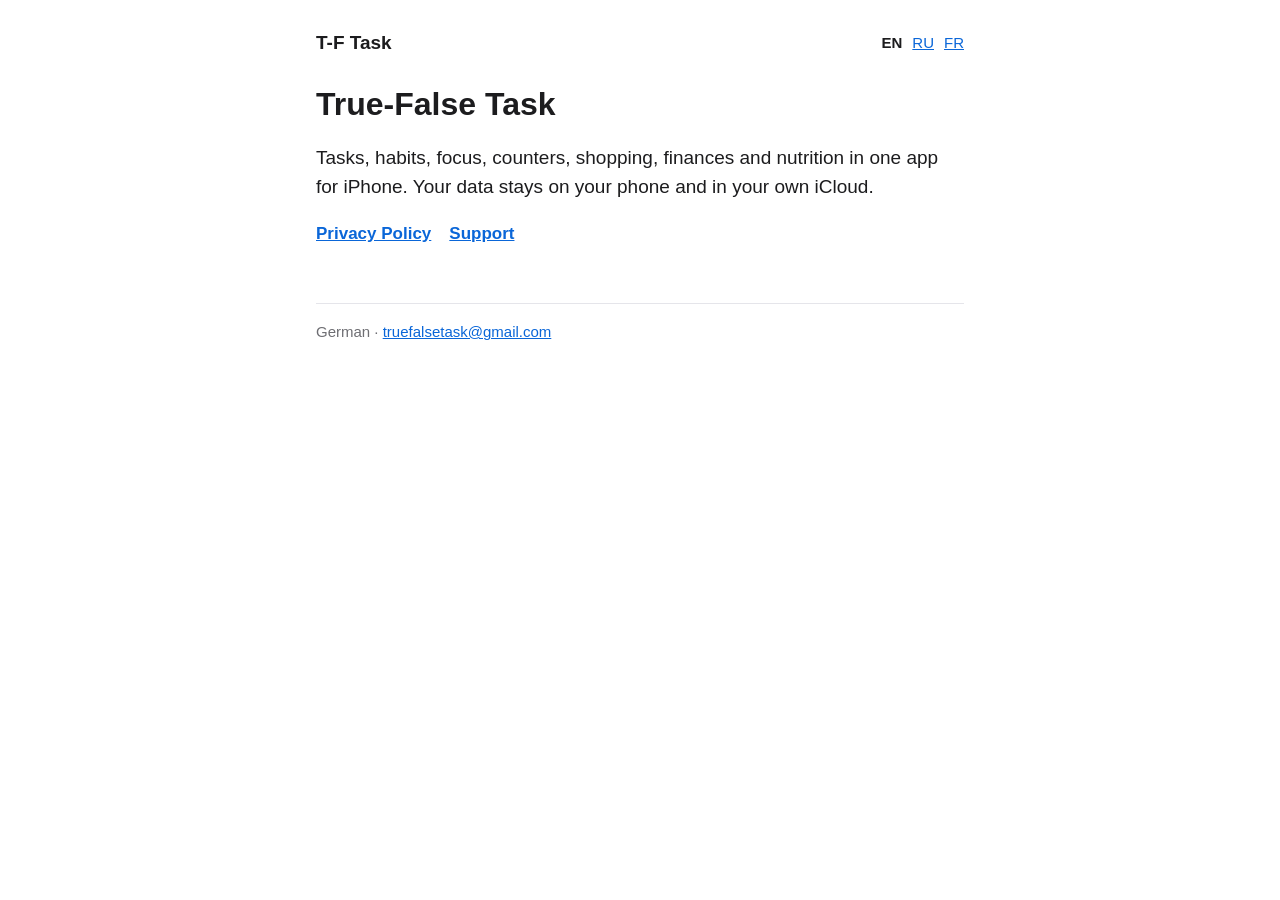
<file: index.html>
<!doctype html>
<html lang="en">
<head>
<meta charset="utf-8">
<meta name="viewport" content="width=device-width, initial-scale=1">
<title>T-F Task</title>
<link rel="stylesheet" href="style.css">
</head>
<body>
<main>
<header>
  <a class="brand" href="./">T-F Task</a>
  <nav class="langs"><span>EN</span><a href="ru/">RU</a><a href="fr/">FR</a></nav>
</header>

<h1>True-False Task</h1>
<p class="lead">Tasks, habits, focus, counters, shopping, finances and nutrition in one app for iPhone. Your data stays on your phone and in your own iCloud.</p>

<p class="links"><a href="privacy/">Privacy Policy</a><a href="support/">Support</a></p>

<footer>German · <a href="mailto:truefalsetask@gmail.com">truefalsetask@gmail.com</a></footer>
</main>
</body>
</html>
</file>
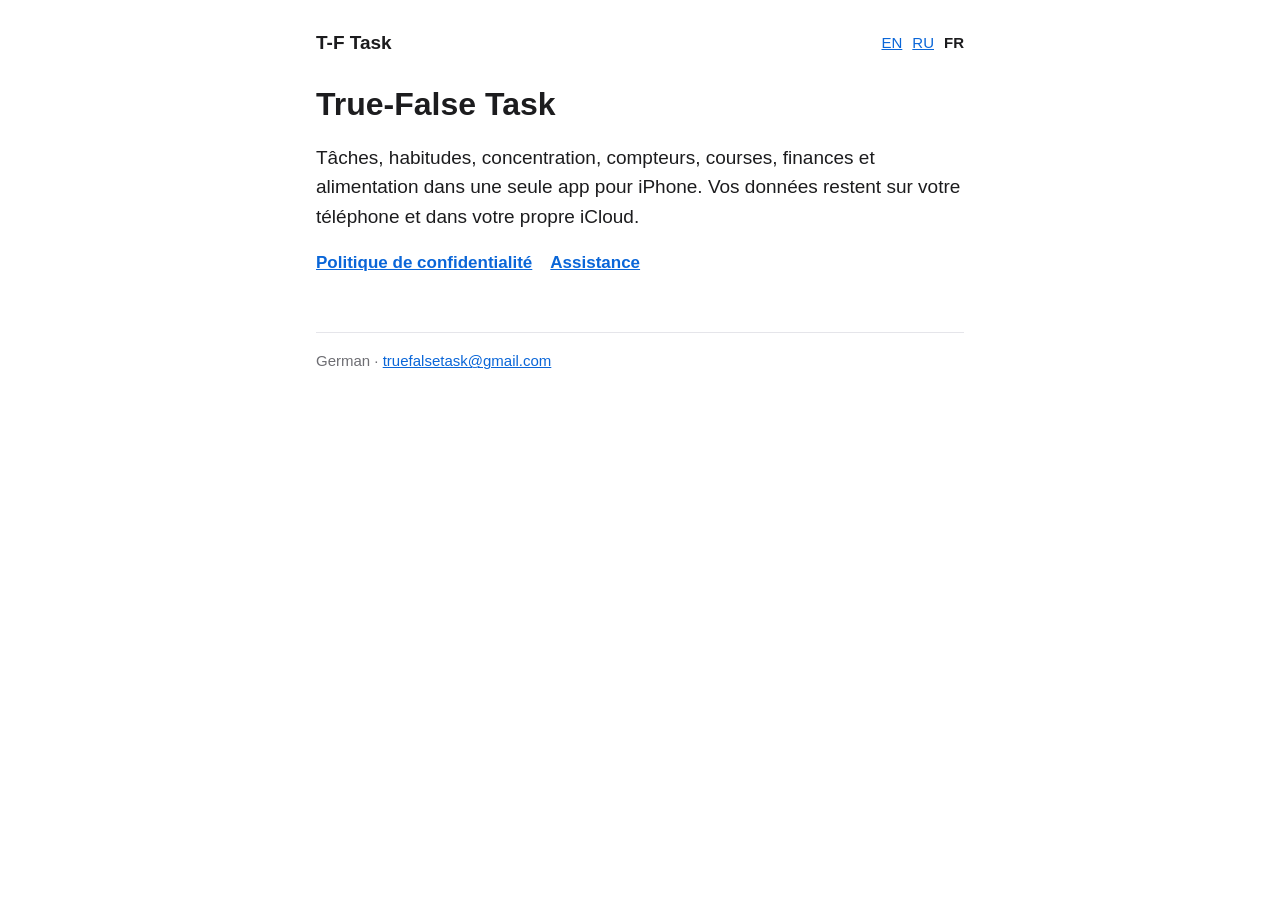
<file: fr/index.html>
<!doctype html>
<html lang="fr">
<head>
<meta charset="utf-8">
<meta name="viewport" content="width=device-width, initial-scale=1">
<title>T-F Task</title>
<link rel="stylesheet" href="../style.css">
</head>
<body>
<main>
<header>
  <a class="brand" href="./">T-F Task</a>
  <nav class="langs"><a href="../">EN</a><a href="../ru/">RU</a><span>FR</span></nav>
</header>

<h1>True-False Task</h1>
<p class="lead">Tâches, habitudes, concentration, compteurs, courses, finances et alimentation dans une seule app pour iPhone. Vos données restent sur votre téléphone et dans votre propre iCloud.</p>

<p class="links"><a href="privacy/">Politique de confidentialité</a><a href="support/">Assistance</a></p>

<footer>German · <a href="mailto:truefalsetask@gmail.com">truefalsetask@gmail.com</a></footer>
</main>
</body>
</html>
</file>
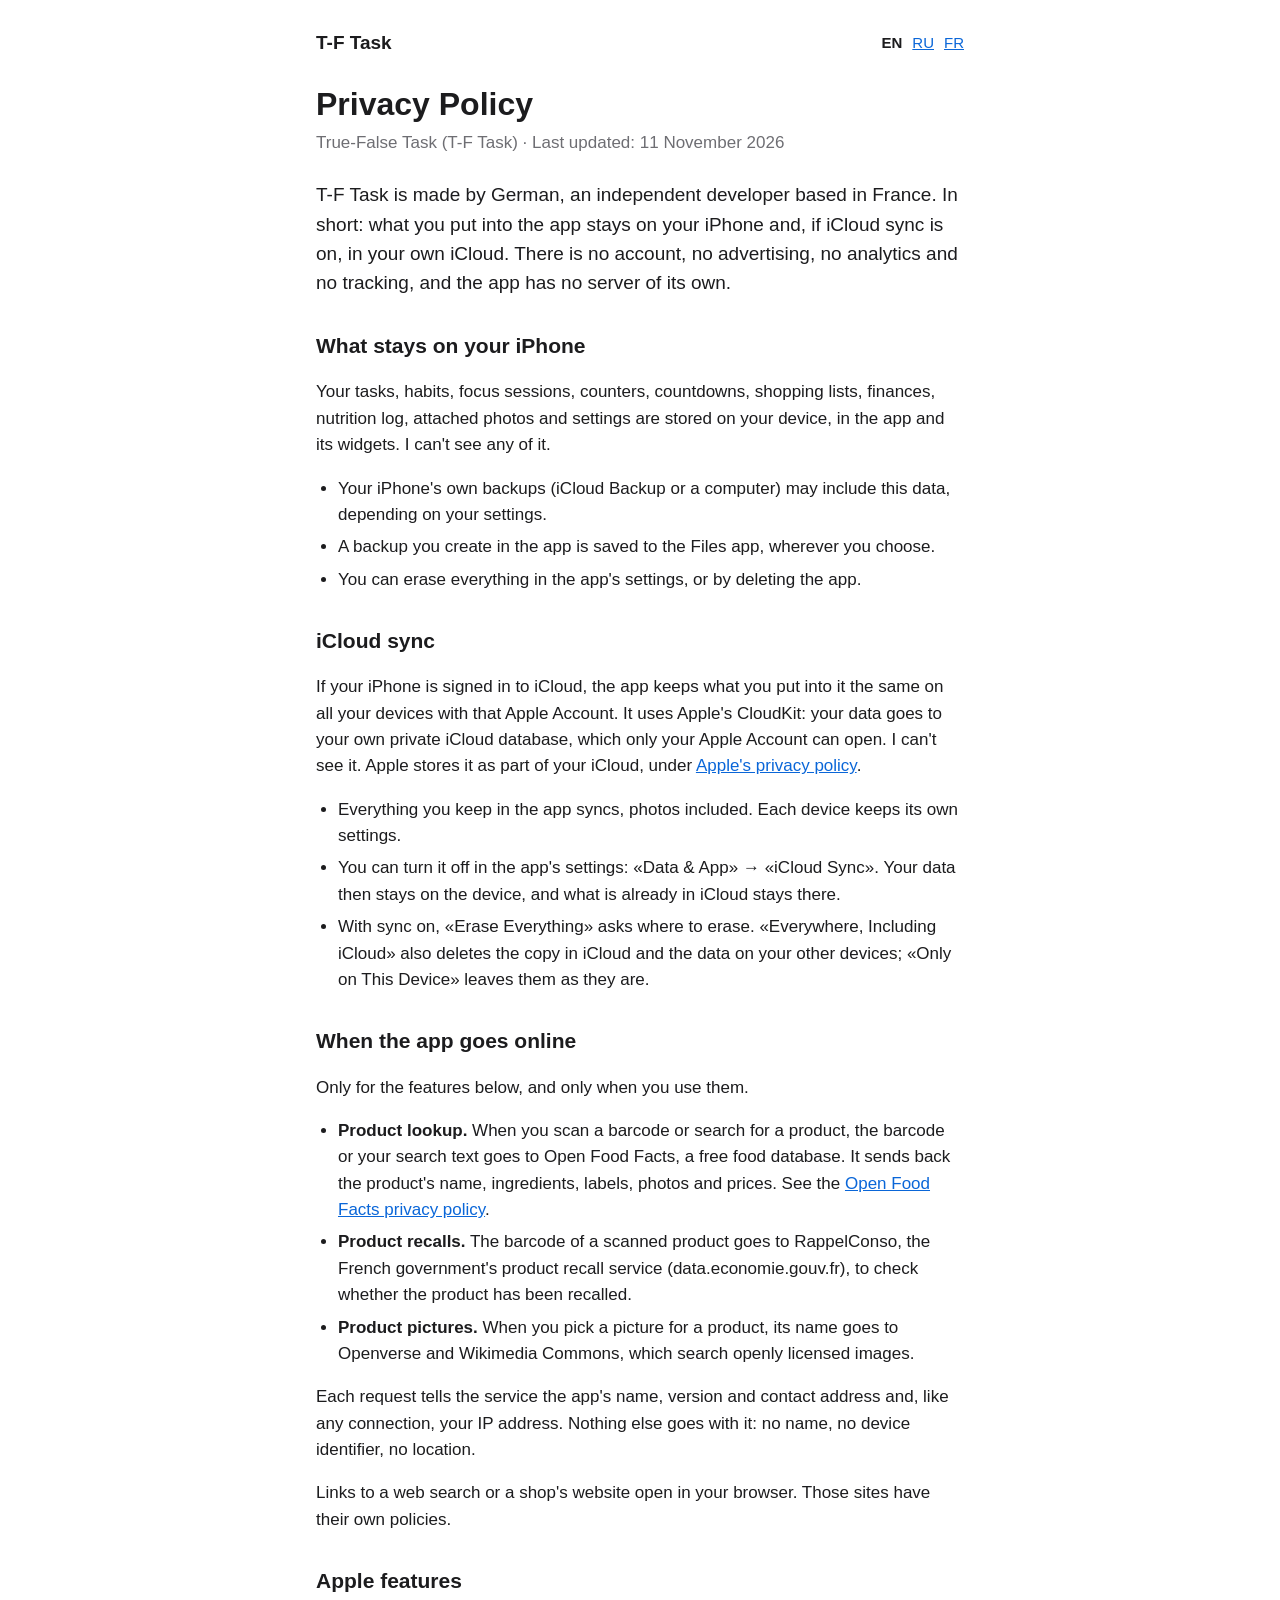
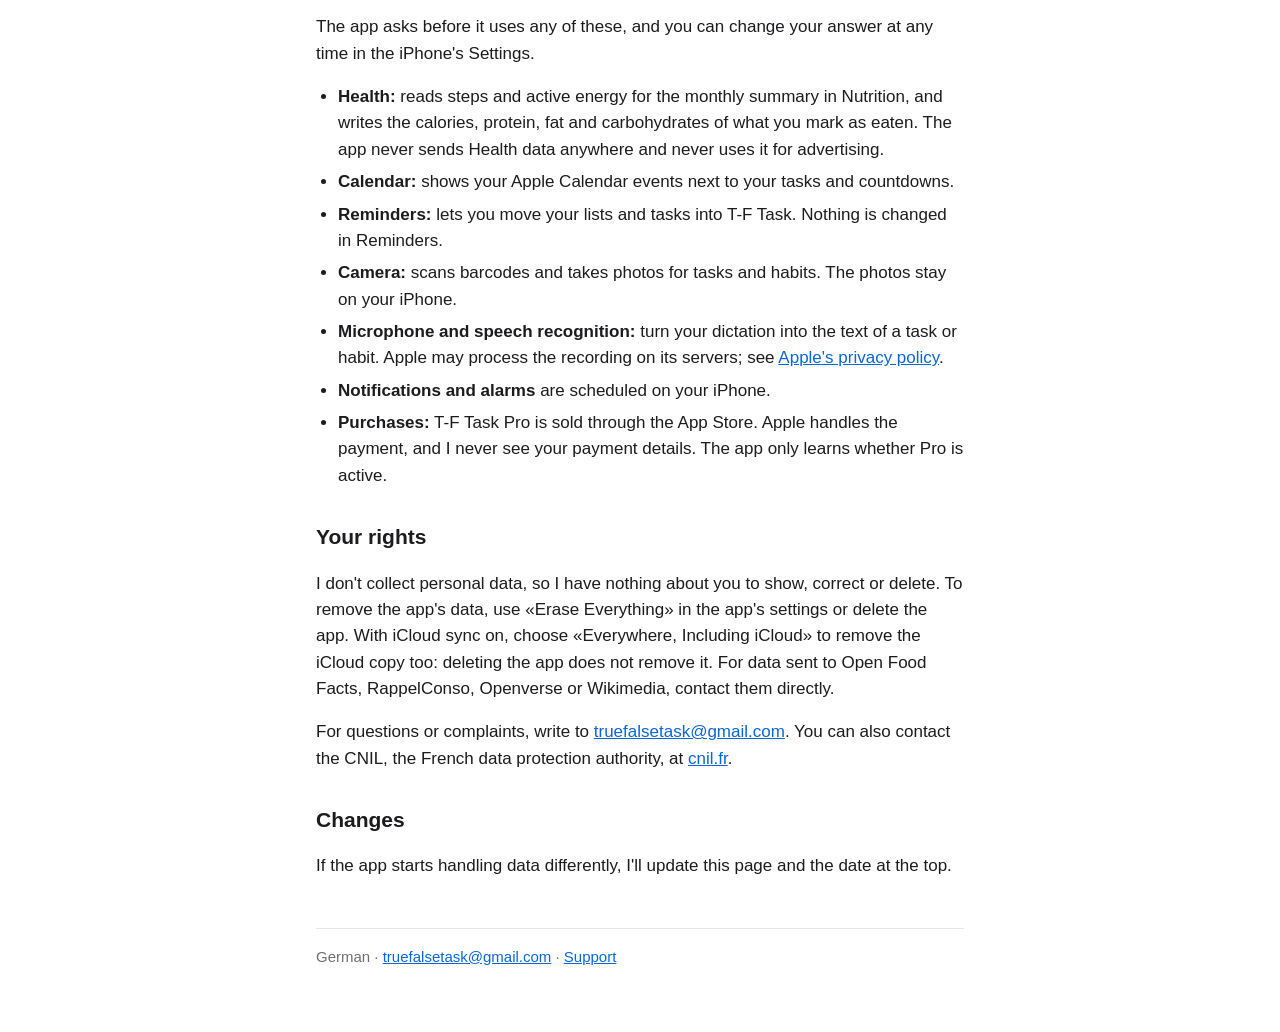
<file: privacy/index.html>
<!doctype html>
<html lang="en">
<head>
<meta charset="utf-8">
<meta name="viewport" content="width=device-width, initial-scale=1">
<title>Privacy Policy · T-F Task</title>
<link rel="stylesheet" href="../style.css">
</head>
<body>
<main>
<header>
  <a class="brand" href="../">T-F Task</a>
  <nav class="langs"><span>EN</span><a href="../ru/privacy/">RU</a><a href="../fr/privacy/">FR</a></nav>
</header>

<h1>Privacy Policy</h1>
<p class="date">True-False Task (T-F Task) · Last updated: 11 November 2026</p>

<p class="lead">T-F Task is made by German, an independent developer based in France. In short: what you put into the app stays on your iPhone and, if iCloud sync is on, in your own iCloud. There is no account, no advertising, no analytics and no tracking, and the app has no server of its own.</p>

<h2>What stays on your iPhone</h2>
<p>Your tasks, habits, focus sessions, counters, countdowns, shopping lists, finances, nutrition log, attached photos and settings are stored on your device, in the app and its widgets. I can't see any of it.</p>
<ul>
  <li>Your iPhone's own backups (iCloud Backup or a computer) may include this data, depending on your settings.</li>
  <li>A backup you create in the app is saved to the Files app, wherever you choose.</li>
  <li>You can erase everything in the app's settings, or by deleting the app.</li>
</ul>

<h2>iCloud sync</h2>
<p>If your iPhone is signed in to iCloud, the app keeps what you put into it the same on all your devices with that Apple Account. It uses Apple's CloudKit: your data goes to your own private iCloud database, which only your Apple Account can open. I can't see it. Apple stores it as part of your iCloud, under <a href="https://www.apple.com/legal/privacy/">Apple's privacy policy</a>.</p>
<ul>
  <li>Everything you keep in the app syncs, photos included. Each device keeps its own settings.</li>
  <li>You can turn it off in the app's settings: «Data &amp; App» → «iCloud Sync». Your data then stays on the device, and what is already in iCloud stays there.</li>
  <li>With sync on, «Erase Everything» asks where to erase. «Everywhere, Including iCloud» also deletes the copy in iCloud and the data on your other devices; «Only on This Device» leaves them as they are.</li>
</ul>

<h2>When the app goes online</h2>
<p>Only for the features below, and only when you use them.</p>
<ul>
  <li><strong>Product lookup.</strong> When you scan a barcode or search for a product, the barcode or your search text goes to Open Food Facts, a free food database. It sends back the product's name, ingredients, labels, photos and prices. See the <a href="https://world.openfoodfacts.org/privacy">Open Food Facts privacy policy</a>.</li>
  <li><strong>Product recalls.</strong> The barcode of a scanned product goes to RappelConso, the French government's product recall service (data.economie.gouv.fr), to check whether the product has been recalled.</li>
  <li><strong>Product pictures.</strong> When you pick a picture for a product, its name goes to Openverse and Wikimedia Commons, which search openly licensed images.</li>
</ul>
<p>Each request tells the service the app's name, version and contact address and, like any connection, your IP address. Nothing else goes with it: no name, no device identifier, no location.</p>
<p>Links to a web search or a shop's website open in your browser. Those sites have their own policies.</p>

<h2>Apple features</h2>
<p>The app asks before it uses any of these, and you can change your answer at any time in the iPhone's Settings.</p>
<ul>
  <li><strong>Health:</strong> reads steps and active energy for the monthly summary in Nutrition, and writes the calories, protein, fat and carbohydrates of what you mark as eaten. The app never sends Health data anywhere and never uses it for advertising.</li>
  <li><strong>Calendar:</strong> shows your Apple Calendar events next to your tasks and countdowns.</li>
  <li><strong>Reminders:</strong> lets you move your lists and tasks into T-F Task. Nothing is changed in Reminders.</li>
  <li><strong>Camera:</strong> scans barcodes and takes photos for tasks and habits. The photos stay on your iPhone.</li>
  <li><strong>Microphone and speech recognition:</strong> turn your dictation into the text of a task or habit. Apple may process the recording on its servers; see <a href="https://www.apple.com/legal/privacy/">Apple's privacy policy</a>.</li>
  <li><strong>Notifications and alarms</strong> are scheduled on your iPhone.</li>
  <li><strong>Purchases:</strong> T-F Task Pro is sold through the App Store. Apple handles the payment, and I never see your payment details. The app only learns whether Pro is active.</li>
</ul>

<h2>Your rights</h2>
<p>I don't collect personal data, so I have nothing about you to show, correct or delete. To remove the app's data, use «Erase Everything» in the app's settings or delete the app. With iCloud sync on, choose «Everywhere, Including iCloud» to remove the iCloud copy too: deleting the app does not remove it. For data sent to Open Food Facts, RappelConso, Openverse or Wikimedia, contact them directly.</p>
<p>For questions or complaints, write to <a href="mailto:truefalsetask@gmail.com">truefalsetask@gmail.com</a>. You can also contact the CNIL, the French data protection authority, at <a href="https://www.cnil.fr/en">cnil.fr</a>.</p>

<h2>Changes</h2>
<p>If the app starts handling data differently, I'll update this page and the date at the top.</p>

<footer>German · <a href="mailto:truefalsetask@gmail.com">truefalsetask@gmail.com</a> · <a href="../support/">Support</a></footer>
</main>
</body>
</html>
</file>
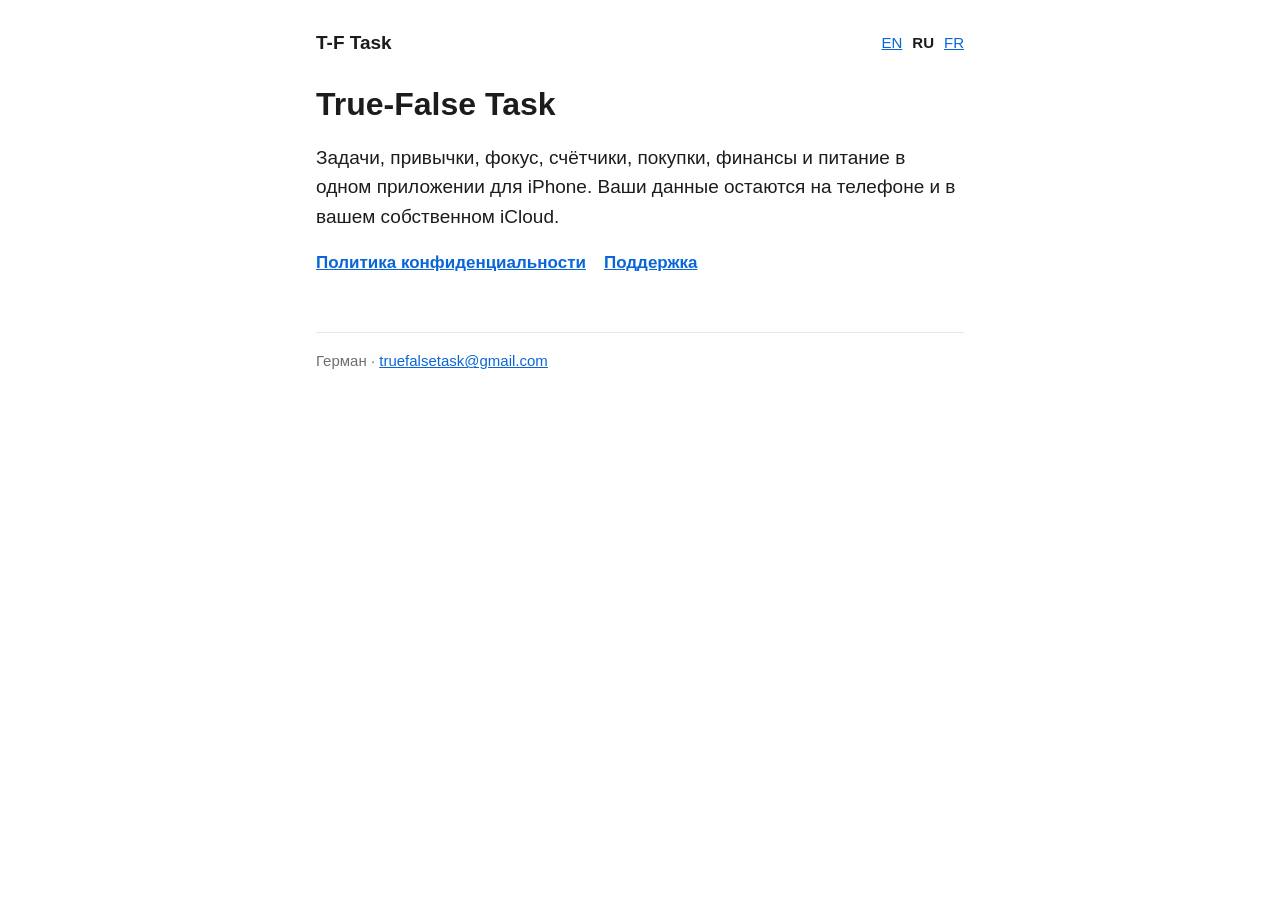
<file: ru/index.html>
<!doctype html>
<html lang="ru">
<head>
<meta charset="utf-8">
<meta name="viewport" content="width=device-width, initial-scale=1">
<title>T-F Task</title>
<link rel="stylesheet" href="../style.css">
</head>
<body>
<main>
<header>
  <a class="brand" href="./">T-F Task</a>
  <nav class="langs"><a href="../">EN</a><span>RU</span><a href="../fr/">FR</a></nav>
</header>

<h1>True-False Task</h1>
<p class="lead">Задачи, привычки, фокус, счётчики, покупки, финансы и питание в одном приложении для iPhone. Ваши данные остаются на телефоне и в вашем собственном iCloud.</p>

<p class="links"><a href="privacy/">Политика конфиденциальности</a><a href="support/">Поддержка</a></p>

<footer>Герман · <a href="mailto:truefalsetask@gmail.com">truefalsetask@gmail.com</a></footer>
</main>
</body>
</html>
</file>
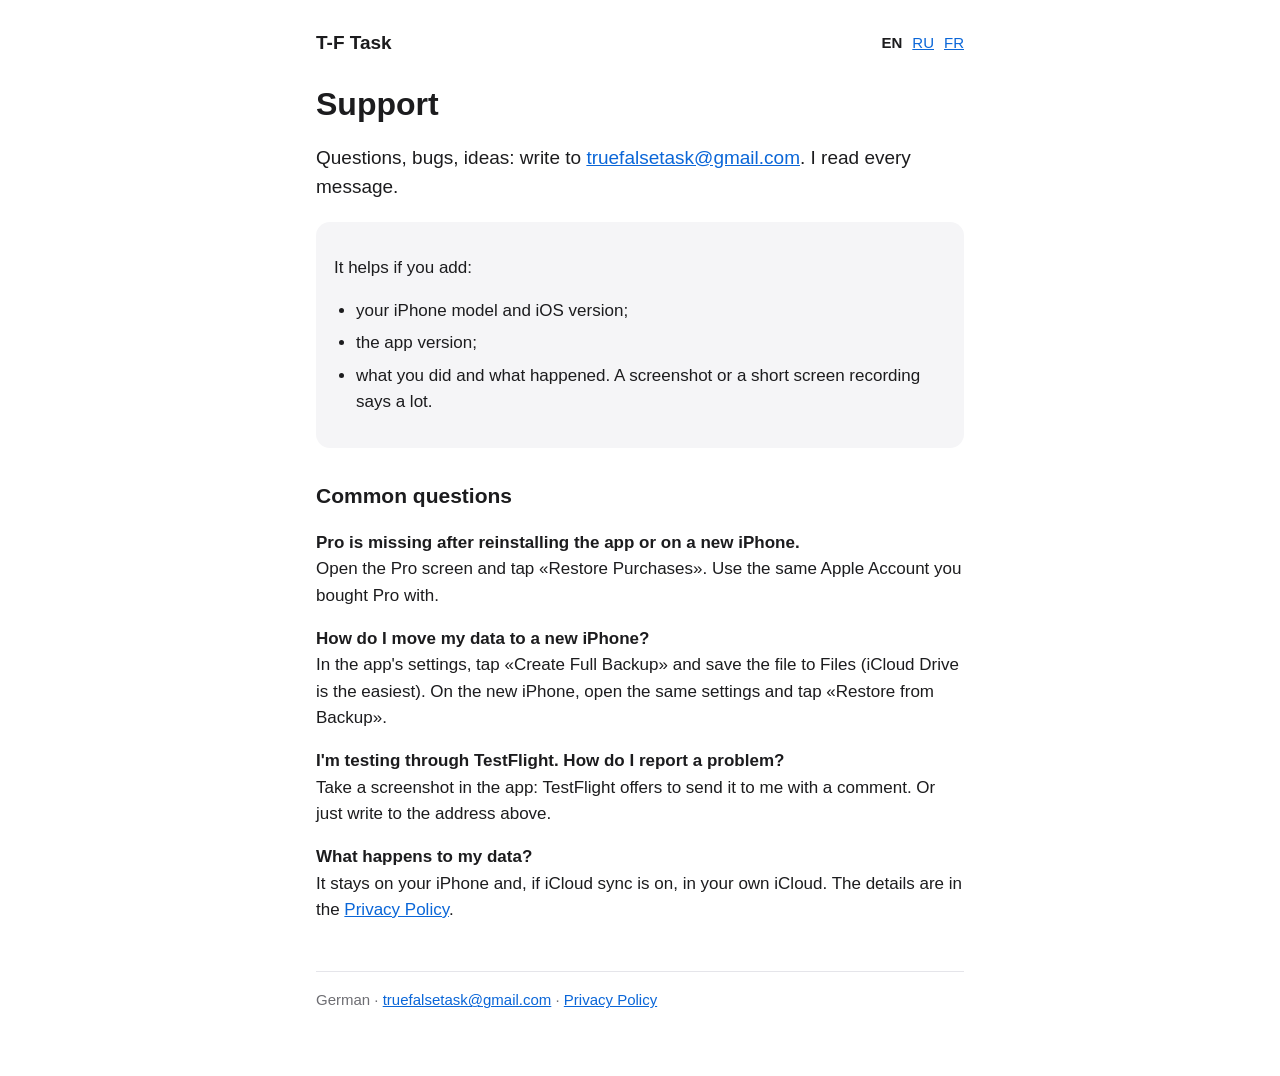
<file: support/index.html>
<!doctype html>
<html lang="en">
<head>
<meta charset="utf-8">
<meta name="viewport" content="width=device-width, initial-scale=1">
<title>Support · T-F Task</title>
<link rel="stylesheet" href="../style.css">
</head>
<body>
<main>
<header>
  <a class="brand" href="../">T-F Task</a>
  <nav class="langs"><span>EN</span><a href="../ru/support/">RU</a><a href="../fr/support/">FR</a></nav>
</header>

<h1>Support</h1>
<p class="lead">Questions, bugs, ideas: write to <a href="mailto:truefalsetask@gmail.com">truefalsetask@gmail.com</a>. I read every message.</p>

<div class="card">
  <p>It helps if you add:</p>
  <ul>
    <li>your iPhone model and iOS version;</li>
    <li>the app version;</li>
    <li>what you did and what happened. A screenshot or a short screen recording says a lot.</li>
  </ul>
</div>

<h2>Common questions</h2>
<p><strong>Pro is missing after reinstalling the app or on a new iPhone.</strong><br>
Open the Pro screen and tap «Restore Purchases». Use the same Apple Account you bought Pro with.</p>

<p><strong>How do I move my data to a new iPhone?</strong><br>
In the app's settings, tap «Create Full Backup» and save the file to Files (iCloud Drive is the easiest). On the new iPhone, open the same settings and tap «Restore from Backup».</p>

<p><strong>I'm testing through TestFlight. How do I report a problem?</strong><br>
Take a screenshot in the app: TestFlight offers to send it to me with a comment. Or just write to the address above.</p>

<p><strong>What happens to my data?</strong><br>
It stays on your iPhone and, if iCloud sync is on, in your own iCloud. The details are in the <a href="../privacy/">Privacy Policy</a>.</p>

<footer>German · <a href="mailto:truefalsetask@gmail.com">truefalsetask@gmail.com</a> · <a href="../privacy/">Privacy Policy</a></footer>
</main>
</body>
</html>
</file>
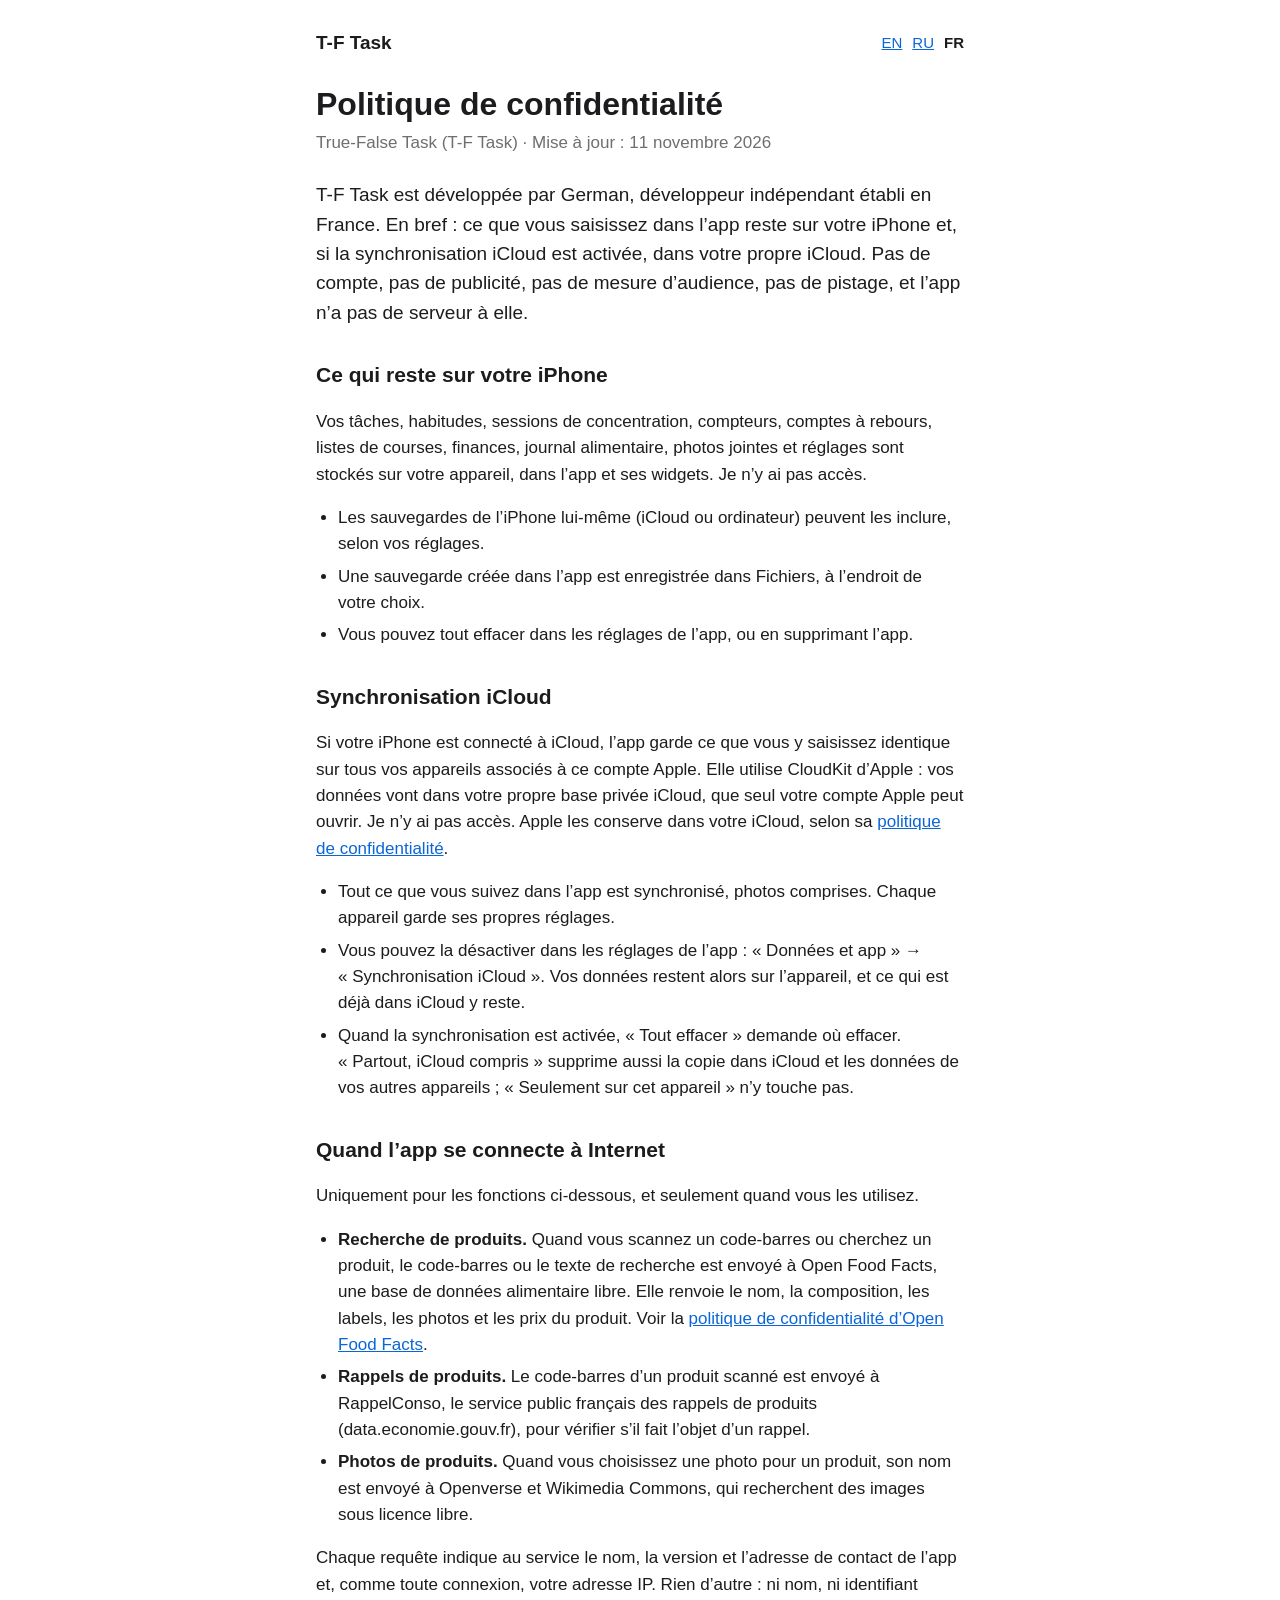
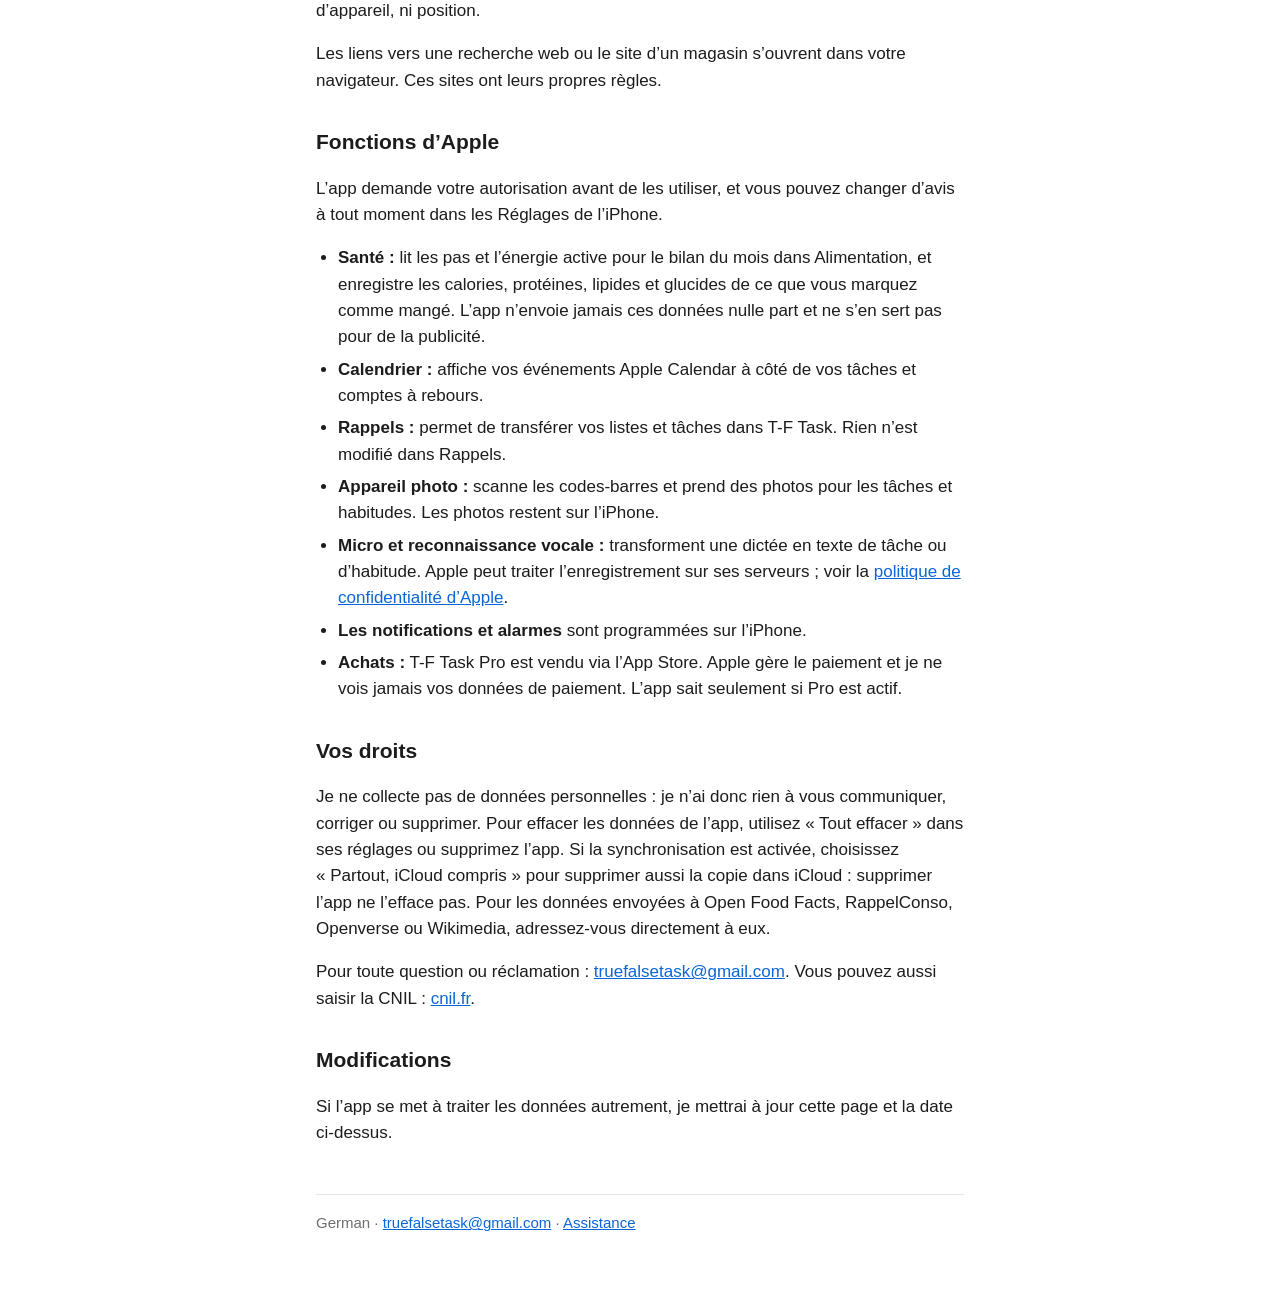
<file: fr/privacy/index.html>
<!doctype html>
<html lang="fr">
<head>
<meta charset="utf-8">
<meta name="viewport" content="width=device-width, initial-scale=1">
<title>Politique de confidentialité · T-F Task</title>
<link rel="stylesheet" href="../../style.css">
</head>
<body>
<main>
<header>
  <a class="brand" href="../">T-F Task</a>
  <nav class="langs"><a href="../../privacy/">EN</a><a href="../../ru/privacy/">RU</a><span>FR</span></nav>
</header>

<h1>Politique de confidentialité</h1>
<p class="date">True-False Task (T-F Task) · Mise à jour&nbsp;: 11&nbsp;novembre 2026</p>

<p class="lead">T-F Task est développée par German, développeur indépendant établi en France. En bref&nbsp;: ce que vous saisissez dans l’app reste sur votre iPhone et, si la synchronisation iCloud est activée, dans votre propre iCloud. Pas de compte, pas de publicité, pas de mesure d’audience, pas de pistage, et l’app n’a pas de serveur à elle.</p>

<h2>Ce qui reste sur votre iPhone</h2>
<p>Vos tâches, habitudes, sessions de concentration, compteurs, comptes à rebours, listes de courses, finances, journal alimentaire, photos jointes et réglages sont stockés sur votre appareil, dans l’app et ses widgets. Je n’y ai pas accès.</p>
<ul>
  <li>Les sauvegardes de l’iPhone lui-même (iCloud ou ordinateur) peuvent les inclure, selon vos réglages.</li>
  <li>Une sauvegarde créée dans l’app est enregistrée dans Fichiers, à l’endroit de votre choix.</li>
  <li>Vous pouvez tout effacer dans les réglages de l’app, ou en supprimant l’app.</li>
</ul>

<h2>Synchronisation iCloud</h2>
<p>Si votre iPhone est connecté à iCloud, l’app garde ce que vous y saisissez identique sur tous vos appareils associés à ce compte Apple. Elle utilise CloudKit d’Apple&nbsp;: vos données vont dans votre propre base privée iCloud, que seul votre compte Apple peut ouvrir. Je n’y ai pas accès. Apple les conserve dans votre iCloud, selon sa <a href="https://www.apple.com/fr/legal/privacy/">politique de confidentialité</a>.</p>
<ul>
  <li>Tout ce que vous suivez dans l’app est synchronisé, photos comprises. Chaque appareil garde ses propres réglages.</li>
  <li>Vous pouvez la désactiver dans les réglages de l’app&nbsp;: «&nbsp;Données et app&nbsp;» → «&nbsp;Synchronisation iCloud&nbsp;». Vos données restent alors sur l’appareil, et ce qui est déjà dans iCloud y reste.</li>
  <li>Quand la synchronisation est activée, «&nbsp;Tout effacer&nbsp;» demande où effacer. «&nbsp;Partout, iCloud compris&nbsp;» supprime aussi la copie dans iCloud et les données de vos autres appareils&nbsp;; «&nbsp;Seulement sur cet appareil&nbsp;» n’y touche pas.</li>
</ul>

<h2>Quand l’app se connecte à Internet</h2>
<p>Uniquement pour les fonctions ci-dessous, et seulement quand vous les utilisez.</p>
<ul>
  <li><strong>Recherche de produits.</strong> Quand vous scannez un code-barres ou cherchez un produit, le code-barres ou le texte de recherche est envoyé à Open Food Facts, une base de données alimentaire libre. Elle renvoie le nom, la composition, les labels, les photos et les prix du produit. Voir la <a href="https://world.openfoodfacts.org/privacy">politique de confidentialité d’Open Food Facts</a>.</li>
  <li><strong>Rappels de produits.</strong> Le code-barres d’un produit scanné est envoyé à RappelConso, le service public français des rappels de produits (data.economie.gouv.fr), pour vérifier s’il fait l’objet d’un rappel.</li>
  <li><strong>Photos de produits.</strong> Quand vous choisissez une photo pour un produit, son nom est envoyé à Openverse et Wikimedia Commons, qui recherchent des images sous licence libre.</li>
</ul>
<p>Chaque requête indique au service le nom, la version et l’adresse de contact de l’app et, comme toute connexion, votre adresse IP. Rien d’autre&nbsp;: ni nom, ni identifiant d’appareil, ni position.</p>
<p>Les liens vers une recherche web ou le site d’un magasin s’ouvrent dans votre navigateur. Ces sites ont leurs propres règles.</p>

<h2>Fonctions d’Apple</h2>
<p>L’app demande votre autorisation avant de les utiliser, et vous pouvez changer d’avis à tout moment dans les Réglages de l’iPhone.</p>
<ul>
  <li><strong>Santé&nbsp;:</strong> lit les pas et l’énergie active pour le bilan du mois dans Alimentation, et enregistre les calories, protéines, lipides et glucides de ce que vous marquez comme mangé. L’app n’envoie jamais ces données nulle part et ne s’en sert pas pour de la publicité.</li>
  <li><strong>Calendrier&nbsp;:</strong> affiche vos événements Apple Calendar à côté de vos tâches et comptes à rebours.</li>
  <li><strong>Rappels&nbsp;:</strong> permet de transférer vos listes et tâches dans T-F Task. Rien n’est modifié dans Rappels.</li>
  <li><strong>Appareil photo&nbsp;:</strong> scanne les codes-barres et prend des photos pour les tâches et habitudes. Les photos restent sur l’iPhone.</li>
  <li><strong>Micro et reconnaissance vocale&nbsp;:</strong> transforment une dictée en texte de tâche ou d’habitude. Apple peut traiter l’enregistrement sur ses serveurs&nbsp;; voir la <a href="https://www.apple.com/fr/legal/privacy/">politique de confidentialité d’Apple</a>.</li>
  <li><strong>Les notifications et alarmes</strong> sont programmées sur l’iPhone.</li>
  <li><strong>Achats&nbsp;:</strong> T-F Task Pro est vendu via l’App Store. Apple gère le paiement et je ne vois jamais vos données de paiement. L’app sait seulement si Pro est actif.</li>
</ul>

<h2>Vos droits</h2>
<p>Je ne collecte pas de données personnelles&nbsp;: je n’ai donc rien à vous communiquer, corriger ou supprimer. Pour effacer les données de l’app, utilisez «&nbsp;Tout effacer&nbsp;» dans ses réglages ou supprimez l’app. Si la synchronisation est activée, choisissez «&nbsp;Partout, iCloud compris&nbsp;» pour supprimer aussi la copie dans iCloud&nbsp;: supprimer l’app ne l’efface pas. Pour les données envoyées à Open Food Facts, RappelConso, Openverse ou Wikimedia, adressez-vous directement à eux.</p>
<p>Pour toute question ou réclamation&nbsp;: <a href="mailto:truefalsetask@gmail.com">truefalsetask@gmail.com</a>. Vous pouvez aussi saisir la CNIL&nbsp;: <a href="https://www.cnil.fr">cnil.fr</a>.</p>

<h2>Modifications</h2>
<p>Si l’app se met à traiter les données autrement, je mettrai à jour cette page et la date ci-dessus.</p>

<footer>German · <a href="mailto:truefalsetask@gmail.com">truefalsetask@gmail.com</a> · <a href="../support/">Assistance</a></footer>
</main>
</body>
</html>
</file>
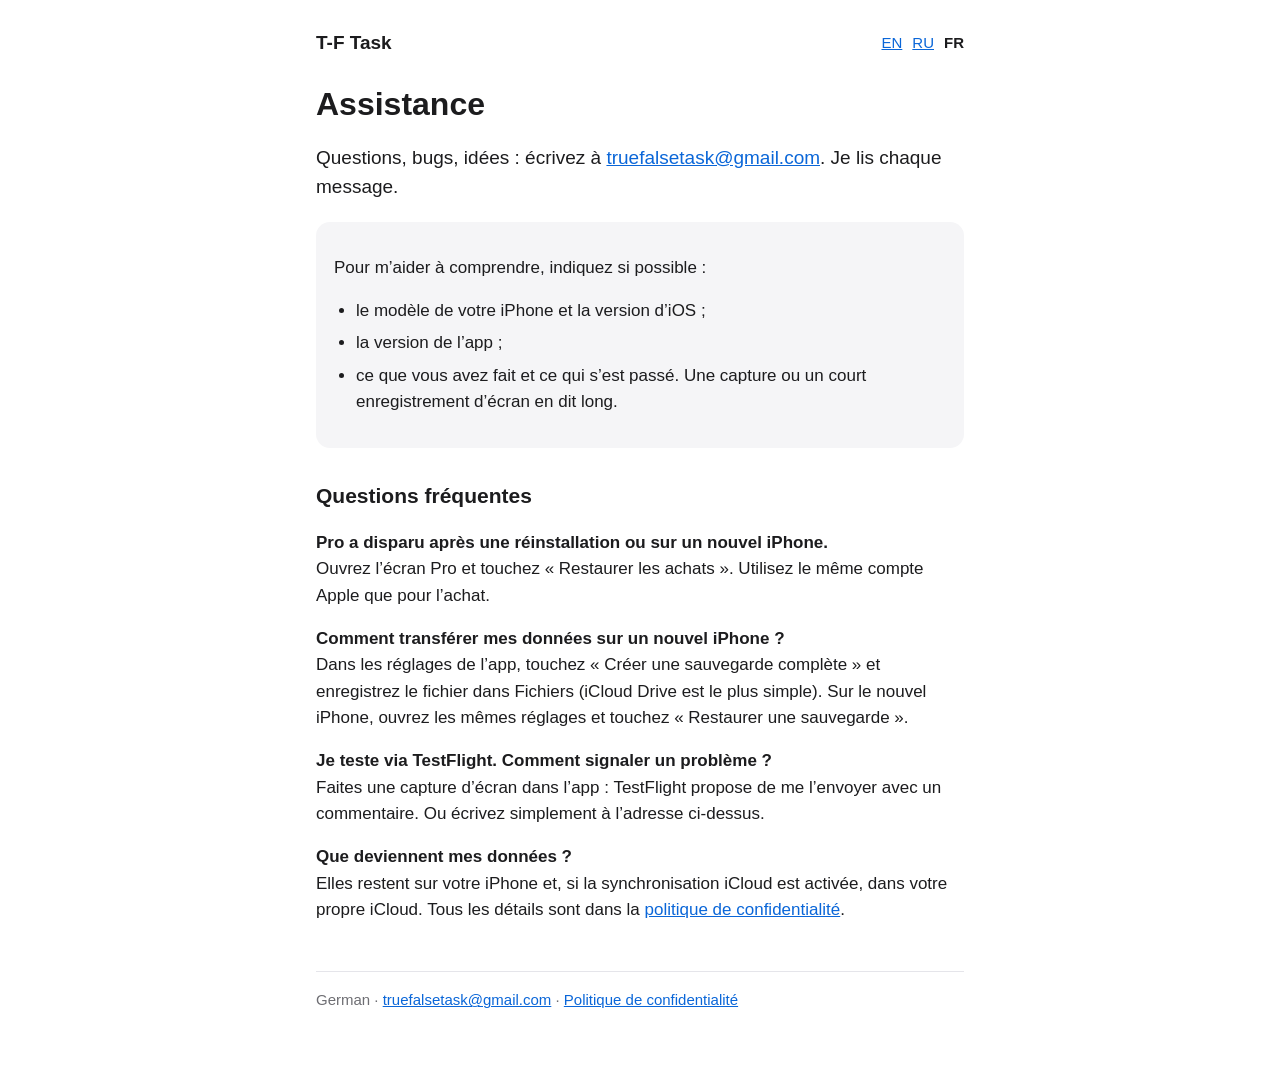
<file: fr/support/index.html>
<!doctype html>
<html lang="fr">
<head>
<meta charset="utf-8">
<meta name="viewport" content="width=device-width, initial-scale=1">
<title>Assistance · T-F Task</title>
<link rel="stylesheet" href="../../style.css">
</head>
<body>
<main>
<header>
  <a class="brand" href="../">T-F Task</a>
  <nav class="langs"><a href="../../support/">EN</a><a href="../../ru/support/">RU</a><span>FR</span></nav>
</header>

<h1>Assistance</h1>
<p class="lead">Questions, bugs, idées&nbsp;: écrivez à <a href="mailto:truefalsetask@gmail.com">truefalsetask@gmail.com</a>. Je lis chaque message.</p>

<div class="card">
  <p>Pour m’aider à comprendre, indiquez si possible&nbsp;:</p>
  <ul>
    <li>le modèle de votre iPhone et la version d’iOS&nbsp;;</li>
    <li>la version de l’app&nbsp;;</li>
    <li>ce que vous avez fait et ce qui s’est passé. Une capture ou un court enregistrement d’écran en dit long.</li>
  </ul>
</div>

<h2>Questions fréquentes</h2>
<p><strong>Pro a disparu après une réinstallation ou sur un nouvel iPhone.</strong><br>
Ouvrez l’écran Pro et touchez «&nbsp;Restaurer les achats&nbsp;». Utilisez le même compte Apple que pour l’achat.</p>

<p><strong>Comment transférer mes données sur un nouvel iPhone&nbsp;?</strong><br>
Dans les réglages de l’app, touchez «&nbsp;Créer une sauvegarde complète&nbsp;» et enregistrez le fichier dans Fichiers (iCloud Drive est le plus simple). Sur le nouvel iPhone, ouvrez les mêmes réglages et touchez «&nbsp;Restaurer une sauvegarde&nbsp;».</p>

<p><strong>Je teste via TestFlight. Comment signaler un problème&nbsp;?</strong><br>
Faites une capture d’écran dans l’app&nbsp;: TestFlight propose de me l’envoyer avec un commentaire. Ou écrivez simplement à l’adresse ci-dessus.</p>

<p><strong>Que deviennent mes données&nbsp;?</strong><br>
Elles restent sur votre iPhone et, si la synchronisation iCloud est activée, dans votre propre iCloud. Tous les détails sont dans la <a href="../privacy/">politique de confidentialité</a>.</p>

<footer>German · <a href="mailto:truefalsetask@gmail.com">truefalsetask@gmail.com</a> · <a href="../privacy/">Politique de confidentialité</a></footer>
</main>
</body>
</html>
</file>
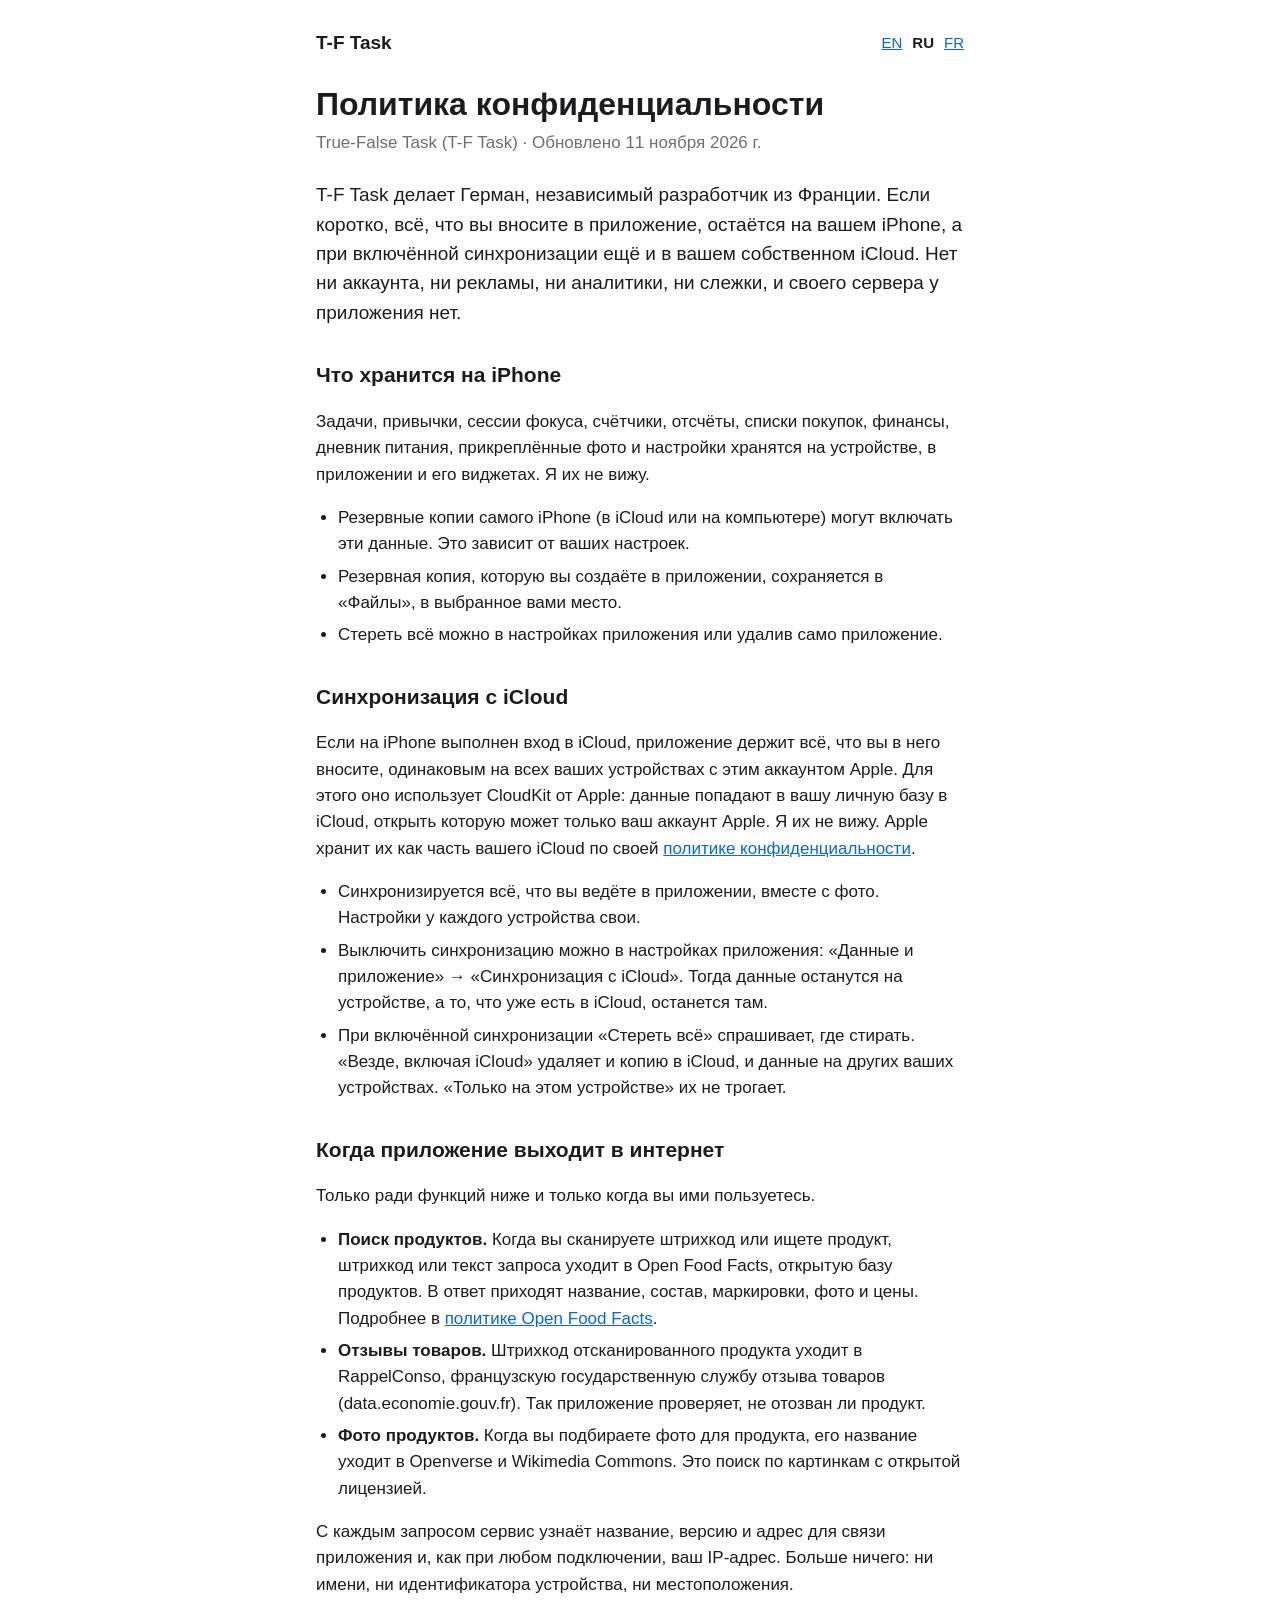
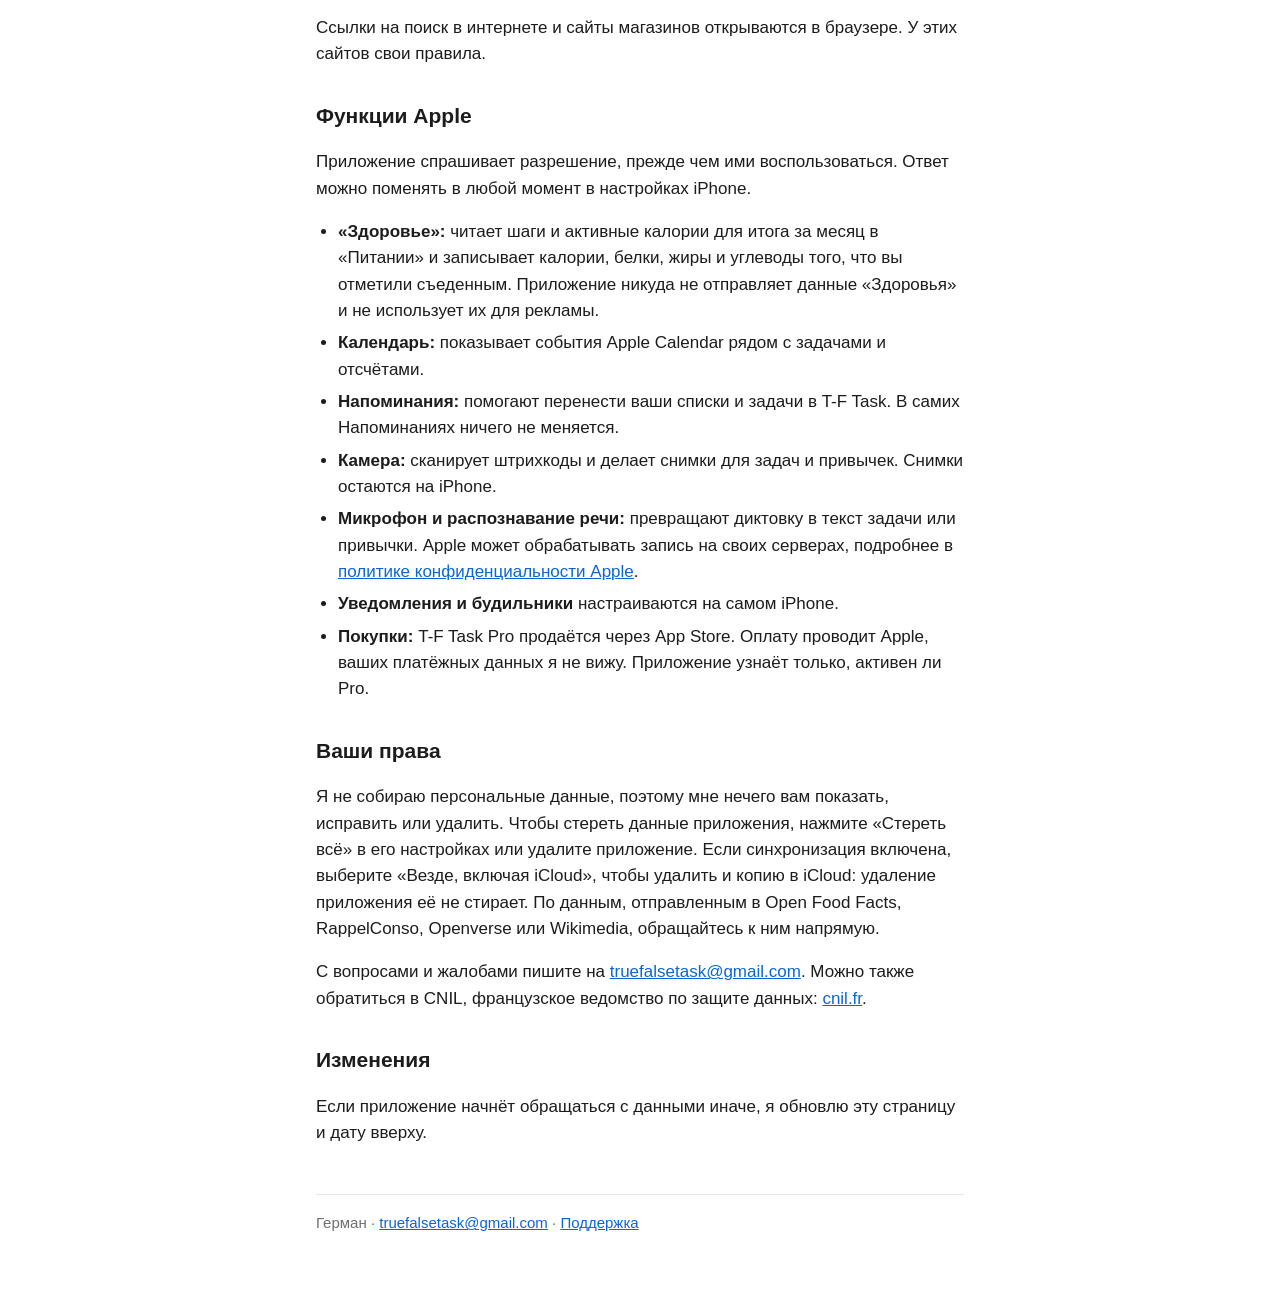
<file: ru/privacy/index.html>
<!doctype html>
<html lang="ru">
<head>
<meta charset="utf-8">
<meta name="viewport" content="width=device-width, initial-scale=1">
<title>Политика конфиденциальности · T-F Task</title>
<link rel="stylesheet" href="../../style.css">
</head>
<body>
<main>
<header>
  <a class="brand" href="../">T-F Task</a>
  <nav class="langs"><a href="../../privacy/">EN</a><span>RU</span><a href="../../fr/privacy/">FR</a></nav>
</header>

<h1>Политика конфиденциальности</h1>
<p class="date">True-False Task (T-F Task) · Обновлено 11 ноября 2026 г.</p>

<p class="lead">T-F Task делает Герман, независимый разработчик из Франции. Если коротко, всё, что вы вносите в приложение, остаётся на вашем iPhone, а при включённой синхронизации ещё и в вашем собственном iCloud. Нет ни аккаунта, ни рекламы, ни аналитики, ни слежки, и своего сервера у приложения нет.</p>

<h2>Что хранится на iPhone</h2>
<p>Задачи, привычки, сессии фокуса, счётчики, отсчёты, списки покупок, финансы, дневник питания, прикреплённые фото и настройки хранятся на устройстве, в приложении и его виджетах. Я их не вижу.</p>
<ul>
  <li>Резервные копии самого iPhone (в iCloud или на компьютере) могут включать эти данные. Это зависит от ваших настроек.</li>
  <li>Резервная копия, которую вы создаёте в приложении, сохраняется в «Файлы», в выбранное вами место.</li>
  <li>Стереть всё можно в настройках приложения или удалив само приложение.</li>
</ul>

<h2>Синхронизация с iCloud</h2>
<p>Если на iPhone выполнен вход в iCloud, приложение держит всё, что вы в него вносите, одинаковым на всех ваших устройствах с этим аккаунтом Apple. Для этого оно использует CloudKit от Apple: данные попадают в вашу личную базу в iCloud, открыть которую может только ваш аккаунт Apple. Я их не вижу. Apple хранит их как часть вашего iCloud по своей <a href="https://www.apple.com/ru/legal/privacy/">политике конфиденциальности</a>.</p>
<ul>
  <li>Синхронизируется всё, что вы ведёте в приложении, вместе с фото. Настройки у каждого устройства свои.</li>
  <li>Выключить синхронизацию можно в настройках приложения: «Данные и приложение» → «Синхронизация с iCloud». Тогда данные останутся на устройстве, а то, что уже есть в iCloud, останется там.</li>
  <li>При включённой синхронизации «Стереть всё» спрашивает, где стирать. «Везде, включая iCloud» удаляет и копию в iCloud, и данные на других ваших устройствах. «Только на этом устройстве» их не трогает.</li>
</ul>

<h2>Когда приложение выходит в интернет</h2>
<p>Только ради функций ниже и только когда вы ими пользуетесь.</p>
<ul>
  <li><strong>Поиск продуктов.</strong> Когда вы сканируете штрихкод или ищете продукт, штрихкод или текст запроса уходит в Open Food Facts, открытую базу продуктов. В ответ приходят название, состав, маркировки, фото и цены. Подробнее в <a href="https://world.openfoodfacts.org/privacy">политике Open Food Facts</a>.</li>
  <li><strong>Отзывы товаров.</strong> Штрихкод отсканированного продукта уходит в RappelConso, французскую государственную службу отзыва товаров (data.economie.gouv.fr). Так приложение проверяет, не отозван ли продукт.</li>
  <li><strong>Фото продуктов.</strong> Когда вы подбираете фото для продукта, его название уходит в Openverse и Wikimedia Commons. Это поиск по картинкам с открытой лицензией.</li>
</ul>
<p>С каждым запросом сервис узнаёт название, версию и адрес для связи приложения и, как при любом подключении, ваш IP-адрес. Больше ничего: ни имени, ни идентификатора устройства, ни местоположения.</p>
<p>Ссылки на поиск в интернете и сайты магазинов открываются в браузере. У этих сайтов свои правила.</p>

<h2>Функции Apple</h2>
<p>Приложение спрашивает разрешение, прежде чем ими воспользоваться. Ответ можно поменять в любой момент в настройках iPhone.</p>
<ul>
  <li><strong>«Здоровье»:</strong> читает шаги и активные калории для итога за месяц в «Питании» и записывает калории, белки, жиры и углеводы того, что вы отметили съеденным. Приложение никуда не отправляет данные «Здоровья» и не использует их для рекламы.</li>
  <li><strong>Календарь:</strong> показывает события Apple Calendar рядом с задачами и отсчётами.</li>
  <li><strong>Напоминания:</strong> помогают перенести ваши списки и задачи в T-F Task. В самих Напоминаниях ничего не меняется.</li>
  <li><strong>Камера:</strong> сканирует штрихкоды и делает снимки для задач и привычек. Снимки остаются на iPhone.</li>
  <li><strong>Микрофон и распознавание речи:</strong> превращают диктовку в текст задачи или привычки. Apple может обрабатывать запись на своих серверах, подробнее в <a href="https://www.apple.com/ru/legal/privacy/">политике конфиденциальности Apple</a>.</li>
  <li><strong>Уведомления и будильники</strong> настраиваются на самом iPhone.</li>
  <li><strong>Покупки:</strong> T-F Task Pro продаётся через App Store. Оплату проводит Apple, ваших платёжных данных я не вижу. Приложение узнаёт только, активен ли Pro.</li>
</ul>

<h2>Ваши права</h2>
<p>Я не собираю персональные данные, поэтому мне нечего вам показать, исправить или удалить. Чтобы стереть данные приложения, нажмите «Стереть всё» в его настройках или удалите приложение. Если синхронизация включена, выберите «Везде, включая iCloud», чтобы удалить и копию в iCloud: удаление приложения её не стирает. По данным, отправленным в Open Food Facts, RappelConso, Openverse или Wikimedia, обращайтесь к ним напрямую.</p>
<p>С вопросами и жалобами пишите на <a href="mailto:truefalsetask@gmail.com">truefalsetask@gmail.com</a>. Можно также обратиться в CNIL, французское ведомство по защите данных: <a href="https://www.cnil.fr">cnil.fr</a>.</p>

<h2>Изменения</h2>
<p>Если приложение начнёт обращаться с данными иначе, я обновлю эту страницу и дату вверху.</p>

<footer>Герман · <a href="mailto:truefalsetask@gmail.com">truefalsetask@gmail.com</a> · <a href="../support/">Поддержка</a></footer>
</main>
</body>
</html>
</file>
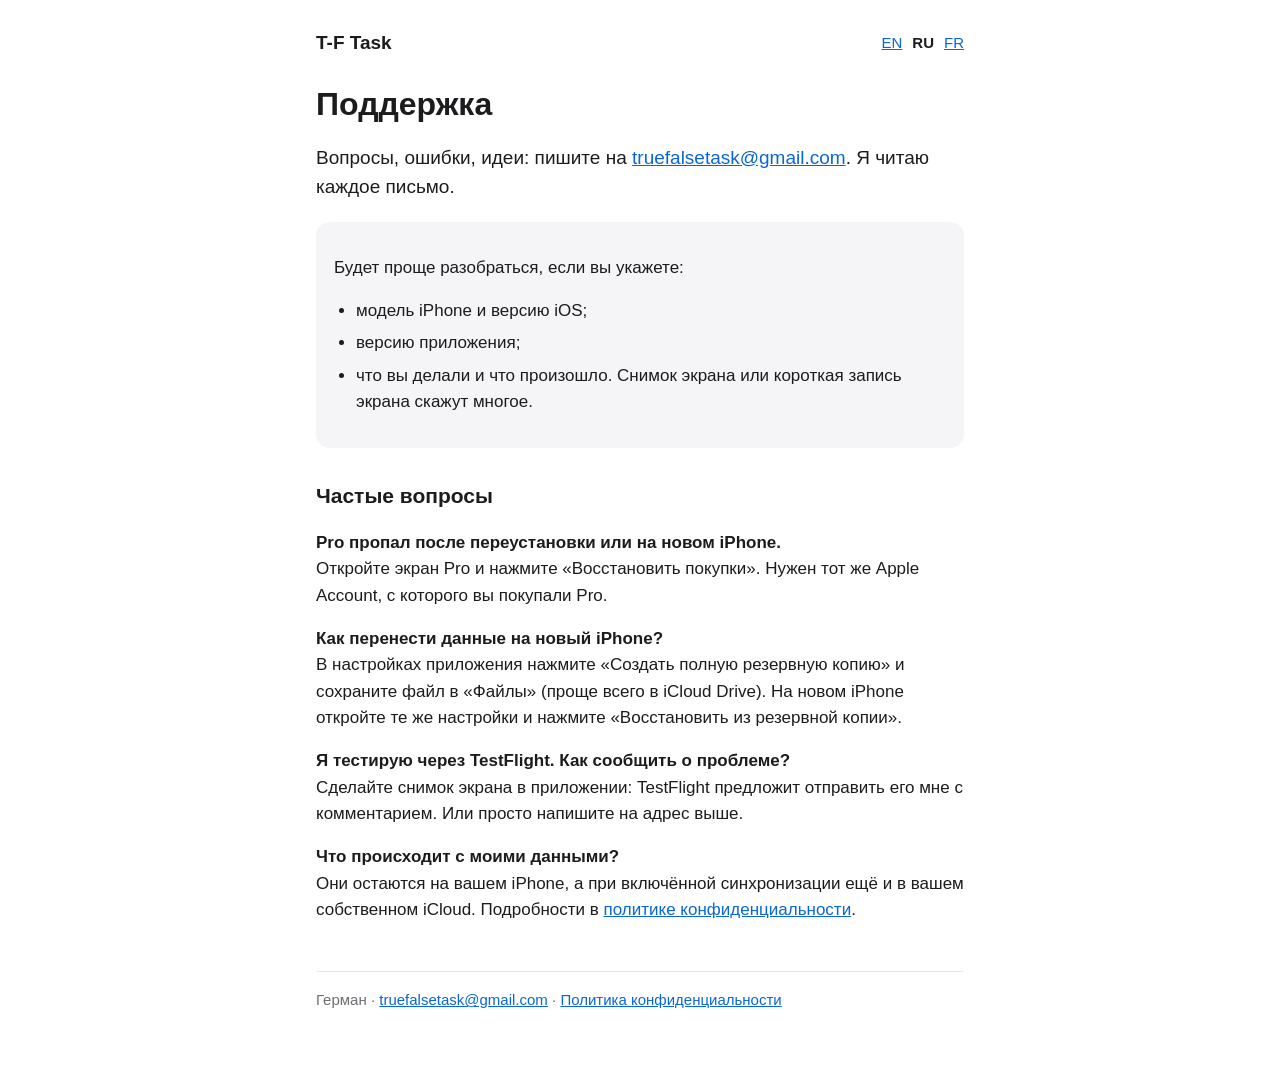
<file: ru/support/index.html>
<!doctype html>
<html lang="ru">
<head>
<meta charset="utf-8">
<meta name="viewport" content="width=device-width, initial-scale=1">
<title>Поддержка · T-F Task</title>
<link rel="stylesheet" href="../../style.css">
</head>
<body>
<main>
<header>
  <a class="brand" href="../">T-F Task</a>
  <nav class="langs"><a href="../../support/">EN</a><span>RU</span><a href="../../fr/support/">FR</a></nav>
</header>

<h1>Поддержка</h1>
<p class="lead">Вопросы, ошибки, идеи: пишите на <a href="mailto:truefalsetask@gmail.com">truefalsetask@gmail.com</a>. Я читаю каждое письмо.</p>

<div class="card">
  <p>Будет проще разобраться, если вы укажете:</p>
  <ul>
    <li>модель iPhone и версию iOS;</li>
    <li>версию приложения;</li>
    <li>что вы делали и что произошло. Снимок экрана или короткая запись экрана скажут многое.</li>
  </ul>
</div>

<h2>Частые вопросы</h2>
<p><strong>Pro пропал после переустановки или на новом iPhone.</strong><br>
Откройте экран Pro и нажмите «Восстановить покупки». Нужен тот же Apple Account, с которого вы покупали Pro.</p>

<p><strong>Как перенести данные на новый iPhone?</strong><br>
В настройках приложения нажмите «Создать полную резервную копию» и сохраните файл в «Файлы» (проще всего в iCloud Drive). На новом iPhone откройте те же настройки и нажмите «Восстановить из резервной копии».</p>

<p><strong>Я тестирую через TestFlight. Как сообщить о проблеме?</strong><br>
Сделайте снимок экрана в приложении: TestFlight предложит отправить его мне с комментарием. Или просто напишите на адрес выше.</p>

<p><strong>Что происходит с моими данными?</strong><br>
Они остаются на вашем iPhone, а при включённой синхронизации ещё и в вашем собственном iCloud. Подробности в <a href="../privacy/">политике конфиденциальности</a>.</p>

<footer>Герман · <a href="mailto:truefalsetask@gmail.com">truefalsetask@gmail.com</a> · <a href="../privacy/">Политика конфиденциальности</a></footer>
</main>
</body>
</html>
</file>
<file: style.css>
:root {
  --bg: #ffffff; --text: #1c1c1e; --muted: #6e6e73; --line: #e5e5ea; --link: #0a66d8; --card: #f5f5f7;
}
@media (prefers-color-scheme: dark) {
  :root { --bg: #000000; --text: #f2f2f7; --muted: #98989f; --line: #2c2c2e; --link: #4ea1ff; --card: #1c1c1e; }
}
* { box-sizing: border-box; }
body {
  margin: 0; background: var(--bg); color: var(--text);
  font: 17px/1.55 -apple-system, BlinkMacSystemFont, "SF Pro Text", "Helvetica Neue", Arial, sans-serif;
  -webkit-text-size-adjust: 100%;
}
main { max-width: 680px; margin: 0 auto; padding: 28px 16px 64px; }
header { display: flex; justify-content: space-between; align-items: center; gap: 12px; margin-bottom: 28px; }
.brand { font-weight: 700; font-size: 19px; color: var(--text); text-decoration: none; }
.langs { font-size: 15px; color: var(--muted); }
.langs a, .langs span { margin-left: 10px; }
.langs span { color: var(--text); font-weight: 600; }
h1 { font-size: 32px; line-height: 1.2; margin: 0 0 6px; }
h2 { font-size: 21px; margin: 32px 0 8px; }
.date { color: var(--muted); margin: 0 0 24px; }
a { color: var(--link); }
ul { padding-left: 22px; }
li { margin: 6px 0; }
.lead { font-size: 19px; }
.card { background: var(--card); border-radius: 14px; padding: 16px 18px; margin: 20px 0; }
.links a { display: inline-block; margin: 0 18px 8px 0; font-weight: 600; }
footer { margin-top: 48px; padding-top: 16px; border-top: 1px solid var(--line); color: var(--muted); font-size: 15px; }
</file>
